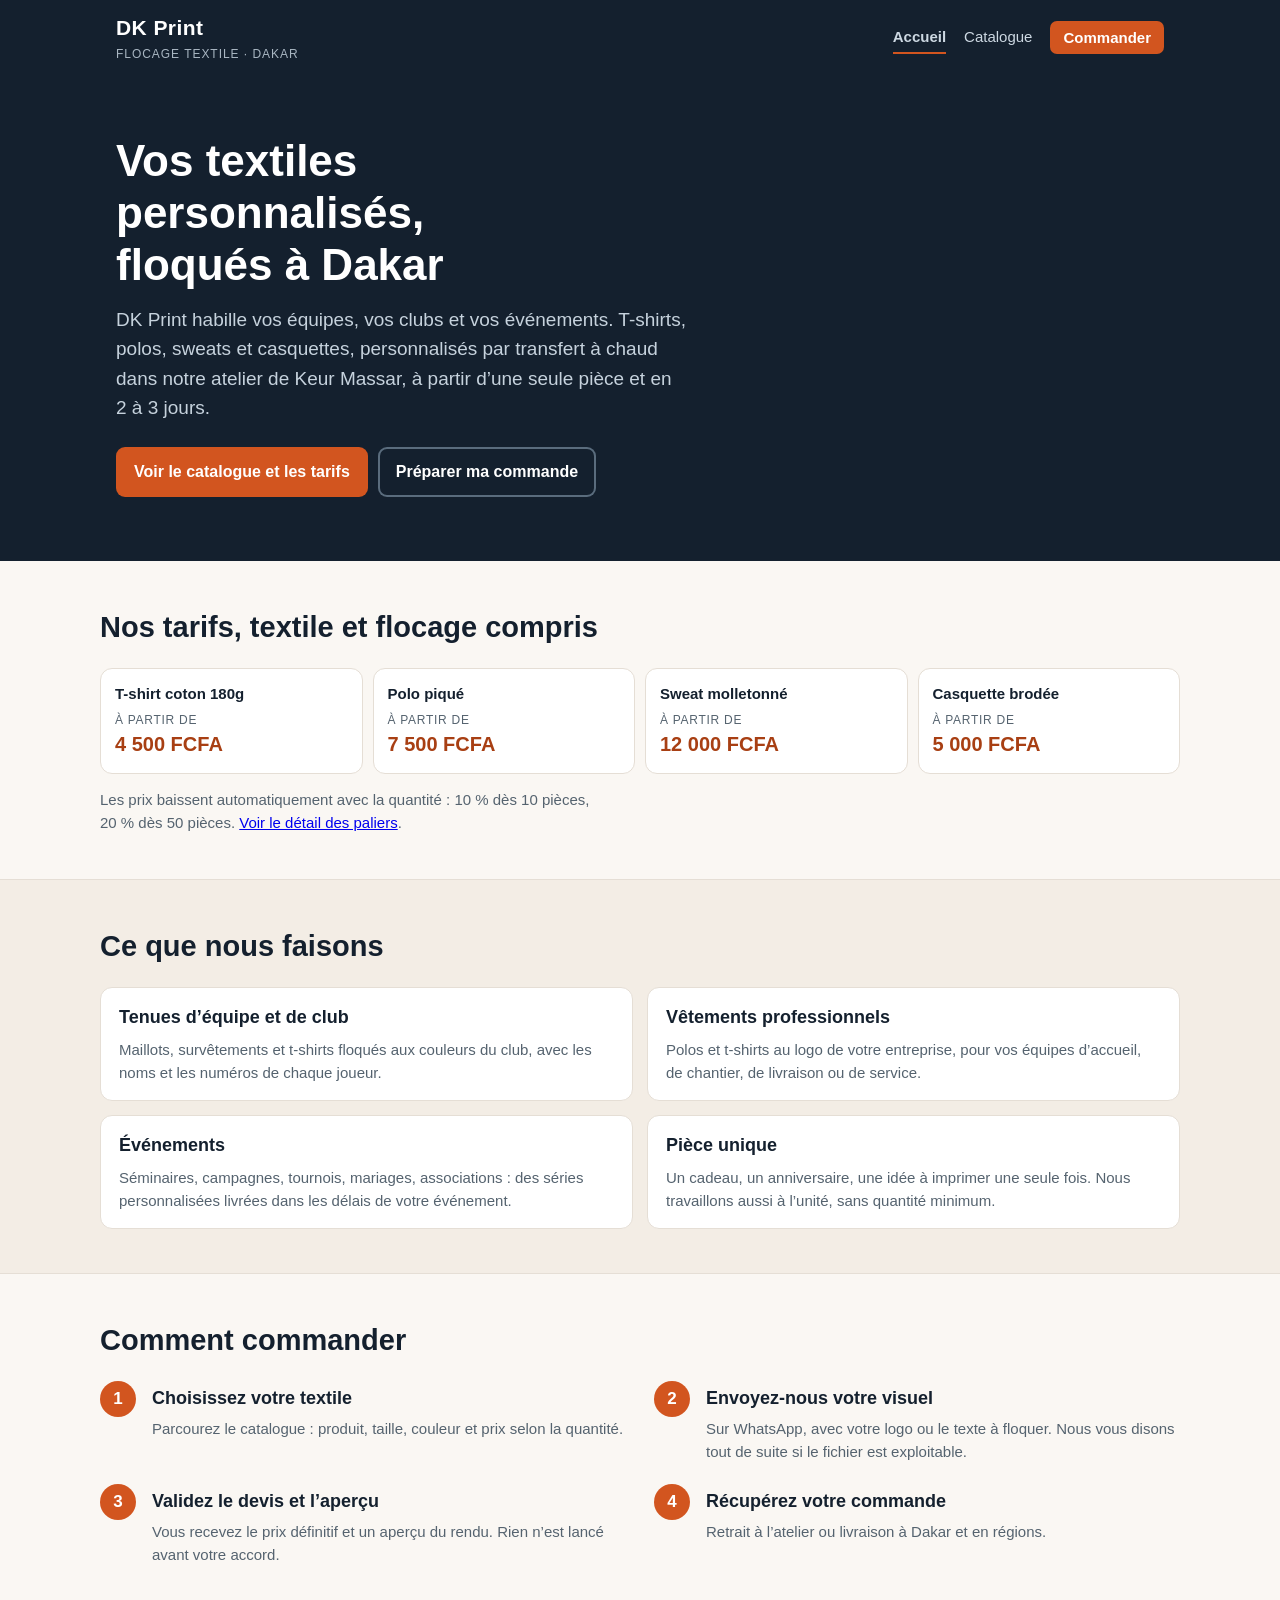
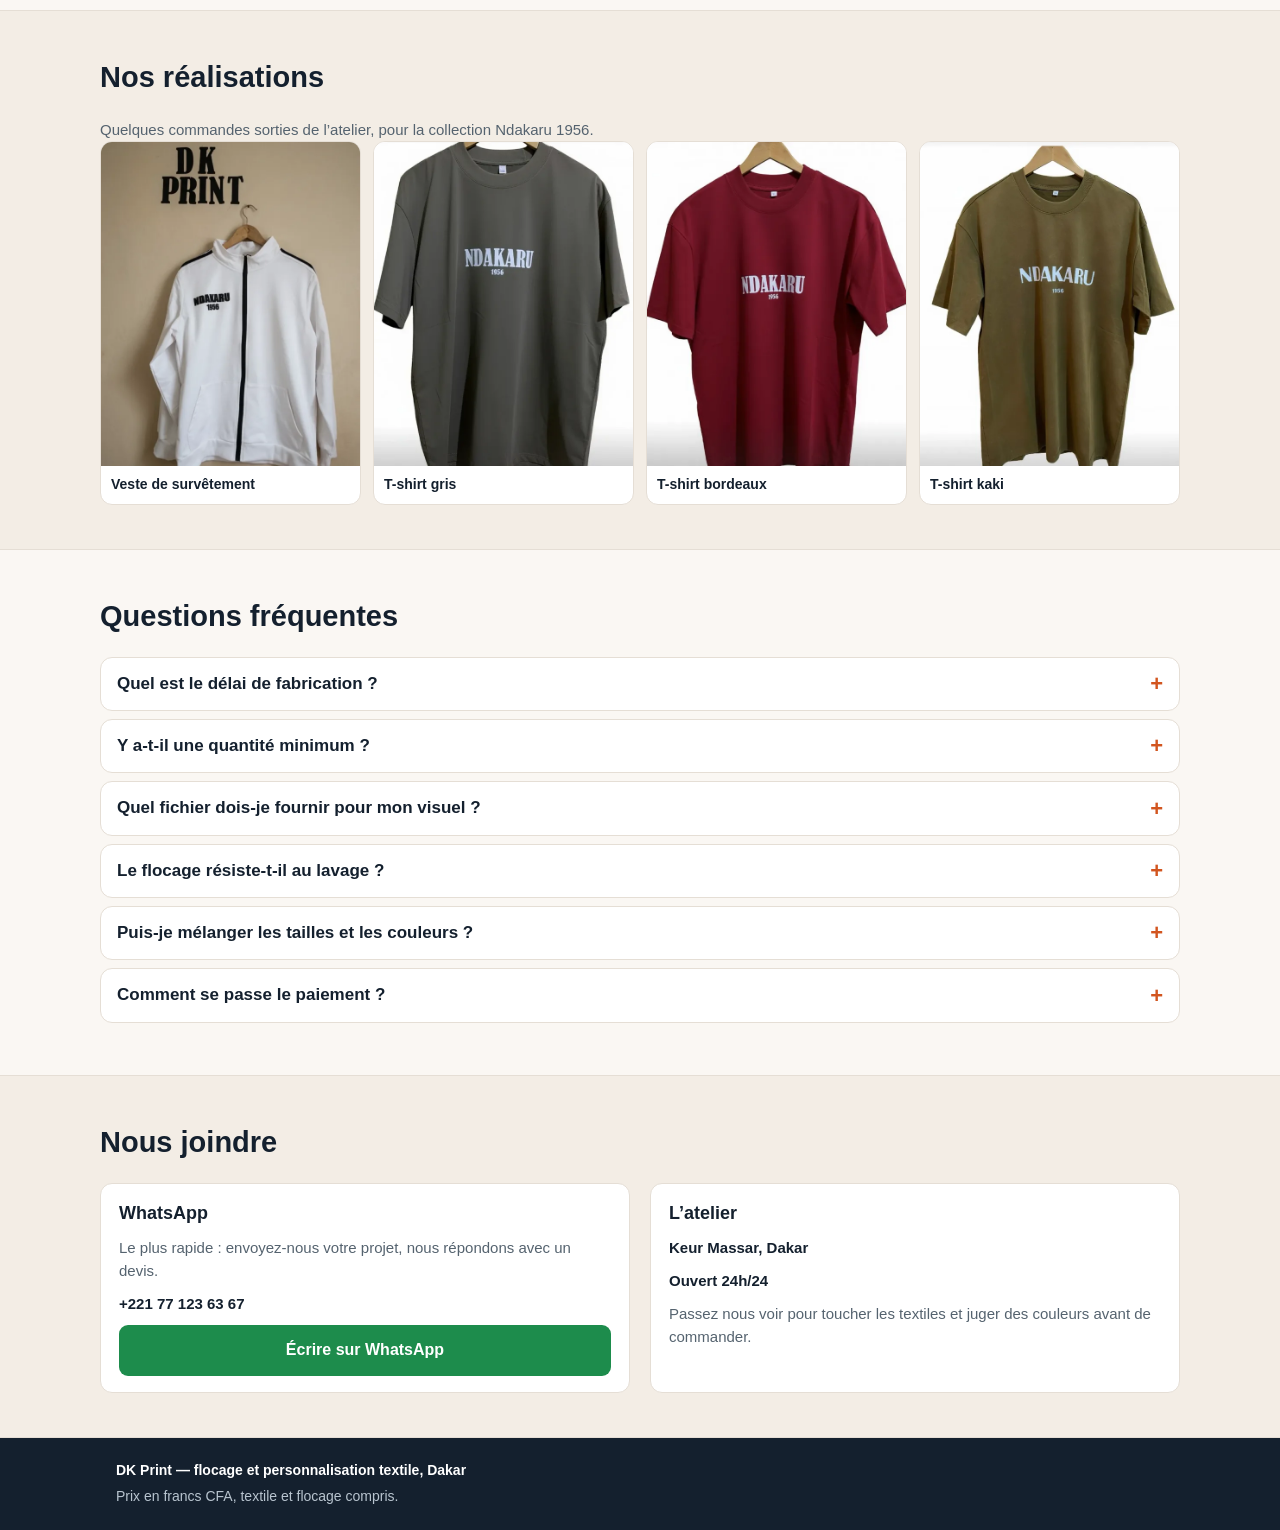
<file: index.html>
<!DOCTYPE html>
<html lang="fr">
<head>
<meta charset="utf-8">
<meta name="viewport" content="width=device-width, initial-scale=1">
<title>DK Print — flocage et personnalisation textile à Dakar</title>
<meta name="description" content="DK Print personnalise vos textiles à Dakar par transfert à chaud : t-shirts, polos, sweats et casquettes pour équipes, entreprises et événements. Devis sur WhatsApp.">
<meta property="og:title" content="DK Print — flocage textile à Dakar">
<meta property="og:description" content="T-shirts, polos, sweats et casquettes personnalisés à Dakar. Tarifs dégressifs dès 10 pièces. Devis sur WhatsApp.">
<meta property="og:type" content="website">
<meta property="og:locale" content="fr_FR">
<link rel="stylesheet" href="css/style.css">
</head>
<body>

<header class="entete">
  <div class="conteneur entete__barre">
    <a class="logo" href="index.html">
      <span class="logo__marque">DK&nbsp;Print</span>
      <span class="logo__metier">Flocage textile · Dakar</span>
    </a>
    <nav class="nav" aria-label="Navigation principale">
      <a class="nav__actif" href="index.html" aria-current="page">Accueil</a>
      <a href="catalogue.html">Catalogue</a>
      <a class="nav__bouton" href="commander.html">Commander</a>
    </nav>
  </div>
</header>

<main>

  <!-- ================= Accroche ================= -->
  <section class="heros">
    <div class="conteneur heros__contenu">
      <h1 class="heros__titre">Vos textiles personnalisés, floqués à Dakar</h1>
      <p class="heros__texte">
        DK Print habille vos équipes, vos clubs et vos événements. T-shirts, polos,
        sweats et casquettes, personnalisés par transfert à chaud dans notre atelier
        de Keur Massar, à partir d’une seule pièce et en 2 à 3 jours.
      </p>
      <p class="heros__actions">
        <a class="bouton bouton--principal" href="catalogue.html">Voir le catalogue et les tarifs</a>
        <a class="bouton bouton--principal bouton--clair" href="commander.html">Préparer ma commande</a>
      </p>
    </div>
  </section>

  <!-- ================= Aperçu des tarifs ================= -->
  <section class="conteneur section">
    <h2 class="section__titre">Nos tarifs, textile et flocage compris</h2>
    <div id="apercu-tarifs" class="tarifs"></div>
    <noscript>
      <!-- Repli sans JavaScript. Ces prix doivent rester identiques à ceux
           de js/catalogue.js. -->
      <p>T-shirt coton 180g à partir de 4&nbsp;500&nbsp;FCFA · Polo piqué à partir de
      7&nbsp;500&nbsp;FCFA · Sweat molletonné à partir de 12&nbsp;000&nbsp;FCFA ·
      Casquette brodée à partir de 5&nbsp;000&nbsp;FCFA.</p>
    </noscript>
    <p class="section__note">
      Les prix baissent automatiquement avec la quantité : 10&nbsp;% dès 10 pièces,
      20&nbsp;% dès 50 pièces. <a href="catalogue.html">Voir le détail des paliers</a>.
    </p>
  </section>

  <!-- ================= Prestations ================= -->
  <section class="section-fond">
    <div class="conteneur section">
      <h2 class="section__titre">Ce que nous faisons</h2>
      <div class="prestations">
        <article class="prestation">
          <h3 class="prestation__titre">Tenues d’équipe et de club</h3>
          <p>Maillots, survêtements et t-shirts floqués aux couleurs du club, avec les noms
          et les numéros de chaque joueur.</p>
        </article>
        <article class="prestation">
          <h3 class="prestation__titre">Vêtements professionnels</h3>
          <p>Polos et t-shirts au logo de votre entreprise, pour vos équipes d’accueil,
          de chantier, de livraison ou de service.</p>
        </article>
        <article class="prestation">
          <h3 class="prestation__titre">Événements</h3>
          <p>Séminaires, campagnes, tournois, mariages, associations : des séries
          personnalisées livrées dans les délais de votre événement.</p>
        </article>
        <article class="prestation">
          <h3 class="prestation__titre">Pièce unique</h3>
          <p>Un cadeau, un anniversaire, une idée à imprimer une seule fois. Nous
          travaillons aussi à l’unité, sans quantité minimum.</p>
        </article>
      </div>
    </div>
  </section>

  <!-- ================= Comment ça marche ================= -->
  <section class="conteneur section">
    <h2 class="section__titre">Comment commander</h2>
    <ol class="etapes">
      <li class="etape">
        <h3 class="etape__titre">Choisissez votre textile</h3>
        <p>Parcourez le catalogue : produit, taille, couleur et prix selon la quantité.</p>
      </li>
      <li class="etape">
        <h3 class="etape__titre">Envoyez-nous votre visuel</h3>
        <p>Sur WhatsApp, avec votre logo ou le texte à floquer. Nous vous disons tout de
        suite si le fichier est exploitable.</p>
      </li>
      <li class="etape">
        <h3 class="etape__titre">Validez le devis et l’aperçu</h3>
        <p>Vous recevez le prix définitif et un aperçu du rendu. Rien n’est lancé avant
        votre accord.</p>
      </li>
      <li class="etape">
        <h3 class="etape__titre">Récupérez votre commande</h3>
        <p>Retrait à l’atelier ou livraison à Dakar et en régions.</p>
      </li>
    </ol>
  </section>

  <!-- ================= Réalisations ================= -->
  <section class="section-fond">
    <div class="conteneur section">
      <h2 class="section__titre">Nos réalisations</h2>
      <p class="section__note">Quelques commandes sorties de l’atelier, pour la collection Ndakaru 1956.</p>
      <ul class="galerie">
        <li class="galerie__item">
          <img src="img/realisation-veste.webp" alt="Veste de survêtement blanche floquée « Ndakaru 1956 » par DK Print" width="600" height="750" loading="lazy" decoding="async">
          <span class="galerie__legende">Veste de survêtement</span>
        </li>
        <li class="galerie__item">
          <img src="img/realisation-tshirt-gris.webp" alt="T-shirt gris floqué « Ndakaru 1956 » par DK Print" width="600" height="750" loading="lazy" decoding="async">
          <span class="galerie__legende">T-shirt gris</span>
        </li>
        <li class="galerie__item">
          <img src="img/realisation-tshirt-bordeaux.webp" alt="T-shirt bordeaux floqué « Ndakaru 1956 » par DK Print" width="600" height="750" loading="lazy" decoding="async">
          <span class="galerie__legende">T-shirt bordeaux</span>
        </li>
        <li class="galerie__item">
          <img src="img/realisation-tshirt-kaki.webp" alt="T-shirt kaki floqué « Ndakaru 1956 » par DK Print" width="600" height="750" loading="lazy" decoding="async">
          <span class="galerie__legende">T-shirt kaki</span>
        </li>
      </ul>
    </div>
  </section>

  <!-- ================= Questions fréquentes ================= -->
  <section class="conteneur section">
    <h2 class="section__titre">Questions fréquentes</h2>

    <details class="faq">
      <summary class="faq__question">Quel est le délai de fabrication ?</summary>
      <p class="faq__reponse">Comptez 2 à 3 jours pour une commande courante. Les grosses
      séries et les périodes chargées demandent un peu plus de temps : le délai exact vous est
      confirmé avec le devis. Pour un événement à date fixe, prévenez-nous dès le départ.</p>
    </details>

    <details class="faq">
      <summary class="faq__question">Y a-t-il une quantité minimum ?</summary>
      <p class="faq__reponse">Non. Nous travaillons à partir d’une seule pièce. Les remises,
      elles, commencent à 10 pièces.</p>
    </details>

    <details class="faq">
      <summary class="faq__question">Quel fichier dois-je fournir pour mon visuel ?</summary>
      <p class="faq__reponse">Un PNG à fond transparent, un PDF ou un fichier vectoriel donnent
      le meilleur résultat. Une image nette d’au moins 1 500 pixels de large convient également.
      Évitez les captures d’écran et les images récupérées sur les réseaux sociaux : elles sont
      trop petites pour un flocage net. En cas de doute, envoyez-nous votre fichier, nous vous
      dirons ce qu’il vaut.</p>
    </details>

    <details class="faq">
      <summary class="faq__question">Le flocage résiste-t-il au lavage ?</summary>
      <p class="faq__reponse">Oui, à condition de laver le vêtement à l’envers, à 30 °C, sans
      sèche-linge, et de ne jamais repasser directement sur le motif. Dans ces conditions, le
      flocage tient toute la vie du textile.</p>
    </details>

    <details class="faq">
      <summary class="faq__question">Puis-je mélanger les tailles et les couleurs ?</summary>
      <p class="faq__reponse">Oui. Les tailles se mélangent librement dans une même commande
      sans faire perdre la remise. Pour les couleurs, la remise s’applique par produit : dix
      t-shirts de trois couleurs différentes restent dix t-shirts.</p>
    </details>

    <details class="faq">
      <summary class="faq__question">Comment se passe le paiement ?</summary>
      <p class="faq__reponse">Un acompte de 50&nbsp;% est demandé à la commande, le solde au
      retrait ou à la livraison. Les modalités acceptées vous sont précisées sur WhatsApp au
      moment du devis.</p>
    </details>
  </section>

  <!-- ================= Contact ================= -->
  <section id="contact" class="section-fond">
    <div class="conteneur section">
      <h2 class="section__titre">Nous joindre</h2>
      <div class="contact">
        <div class="contact__bloc">
          <h3 class="contact__titre">WhatsApp</h3>
          <p>Le plus rapide : envoyez-nous votre projet, nous répondons avec un devis.</p>
          <p class="contact__numero" data-telephone>+221 77 123 63 67</p>
          <a class="bouton bouton--commande" href="catalogue.html" data-whatsapp>Écrire sur WhatsApp</a>
          <noscript>
            <!-- À mettre à jour en même temps que le numéro dans js/site.js. -->
            <p>Écrivez-nous au +221 77 123 63 67.</p>
          </noscript>
        </div>
        <div class="contact__bloc">
          <h3 class="contact__titre">L’atelier</h3>
          <p class="contact__adresse">Keur Massar, Dakar</p>
          <p class="contact__horaires">Ouvert 24h/24</p>
          <p>Passez nous voir pour toucher les textiles et juger des couleurs avant de
          commander.</p>
        </div>
      </div>
    </div>
  </section>

</main>

<footer class="pied">
  <div class="conteneur">
    <p class="pied__marque">DK&nbsp;Print — flocage et personnalisation textile, Dakar</p>
    <p class="pied__mention">Prix en francs CFA, textile et flocage compris.</p>
  </div>
</footer>

<script src="js/site.js"></script>
<script src="js/catalogue.js"></script>
</body>
</html>
</file>
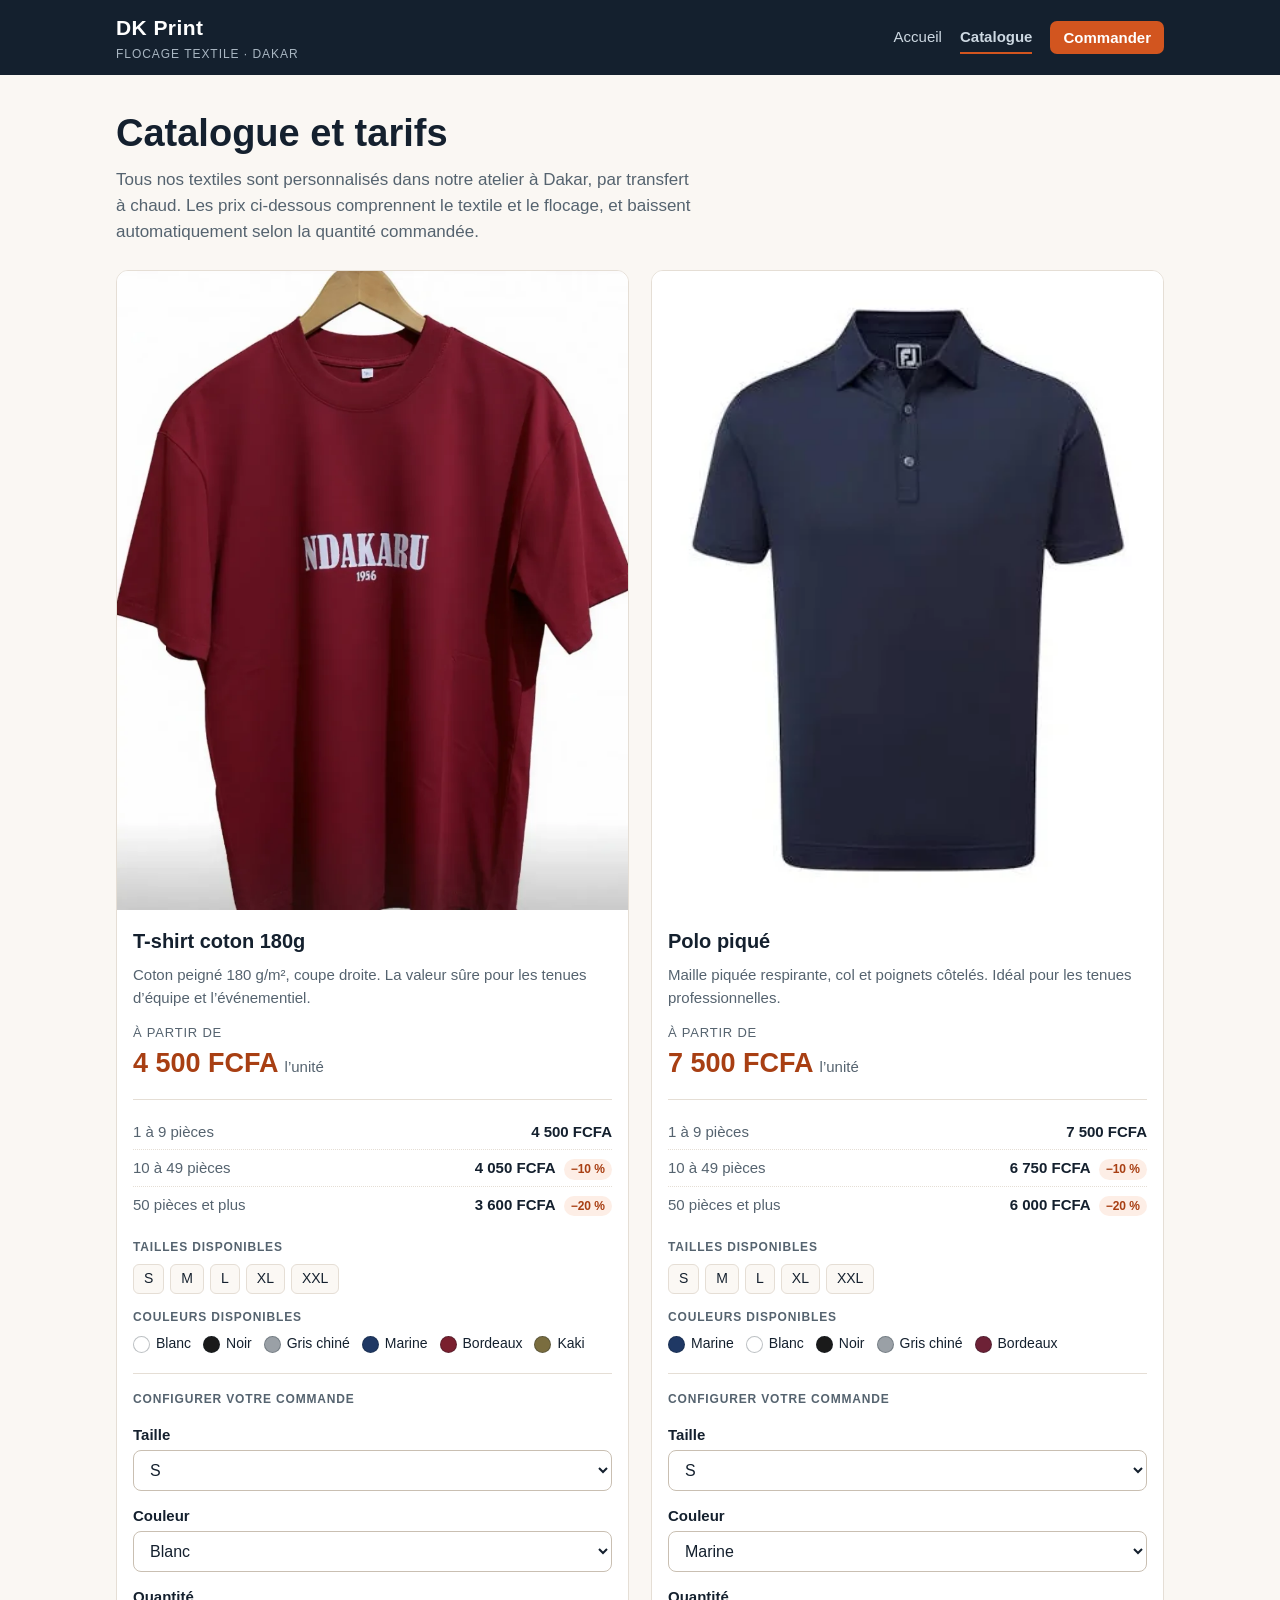
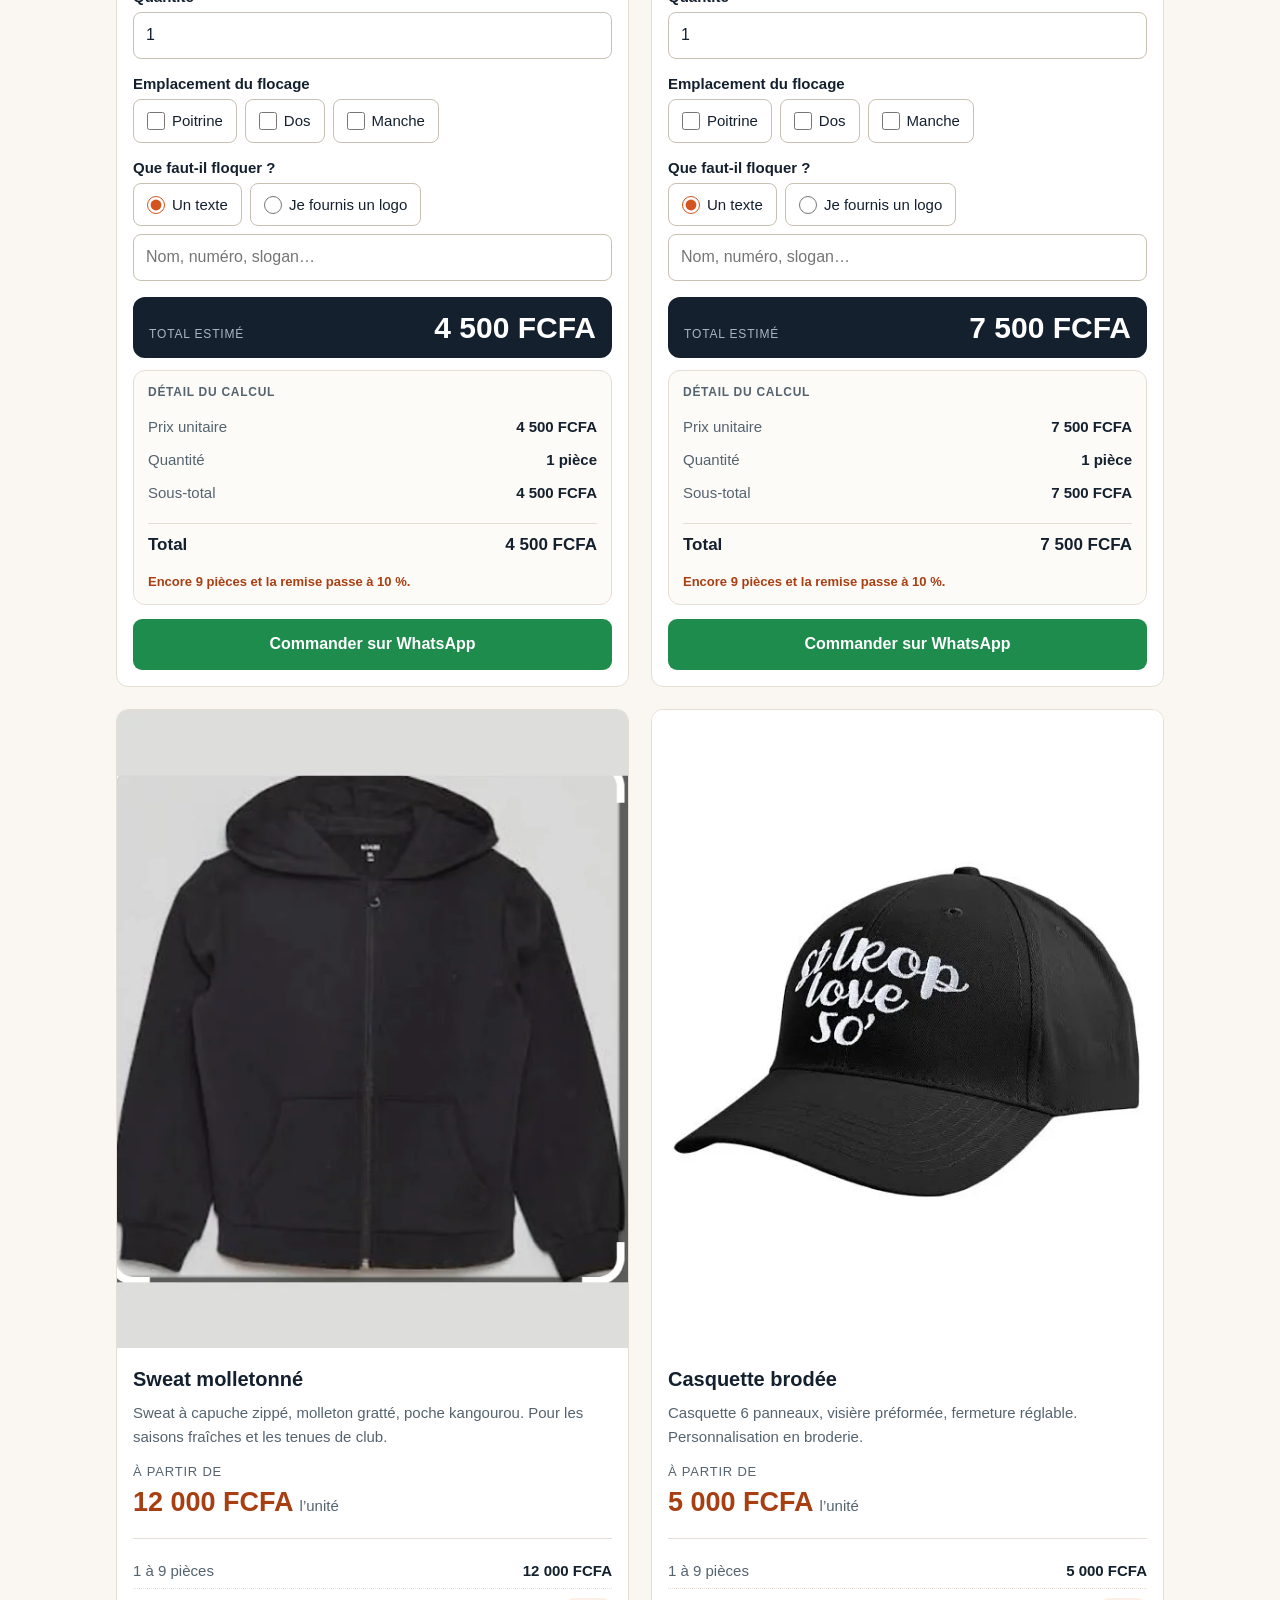
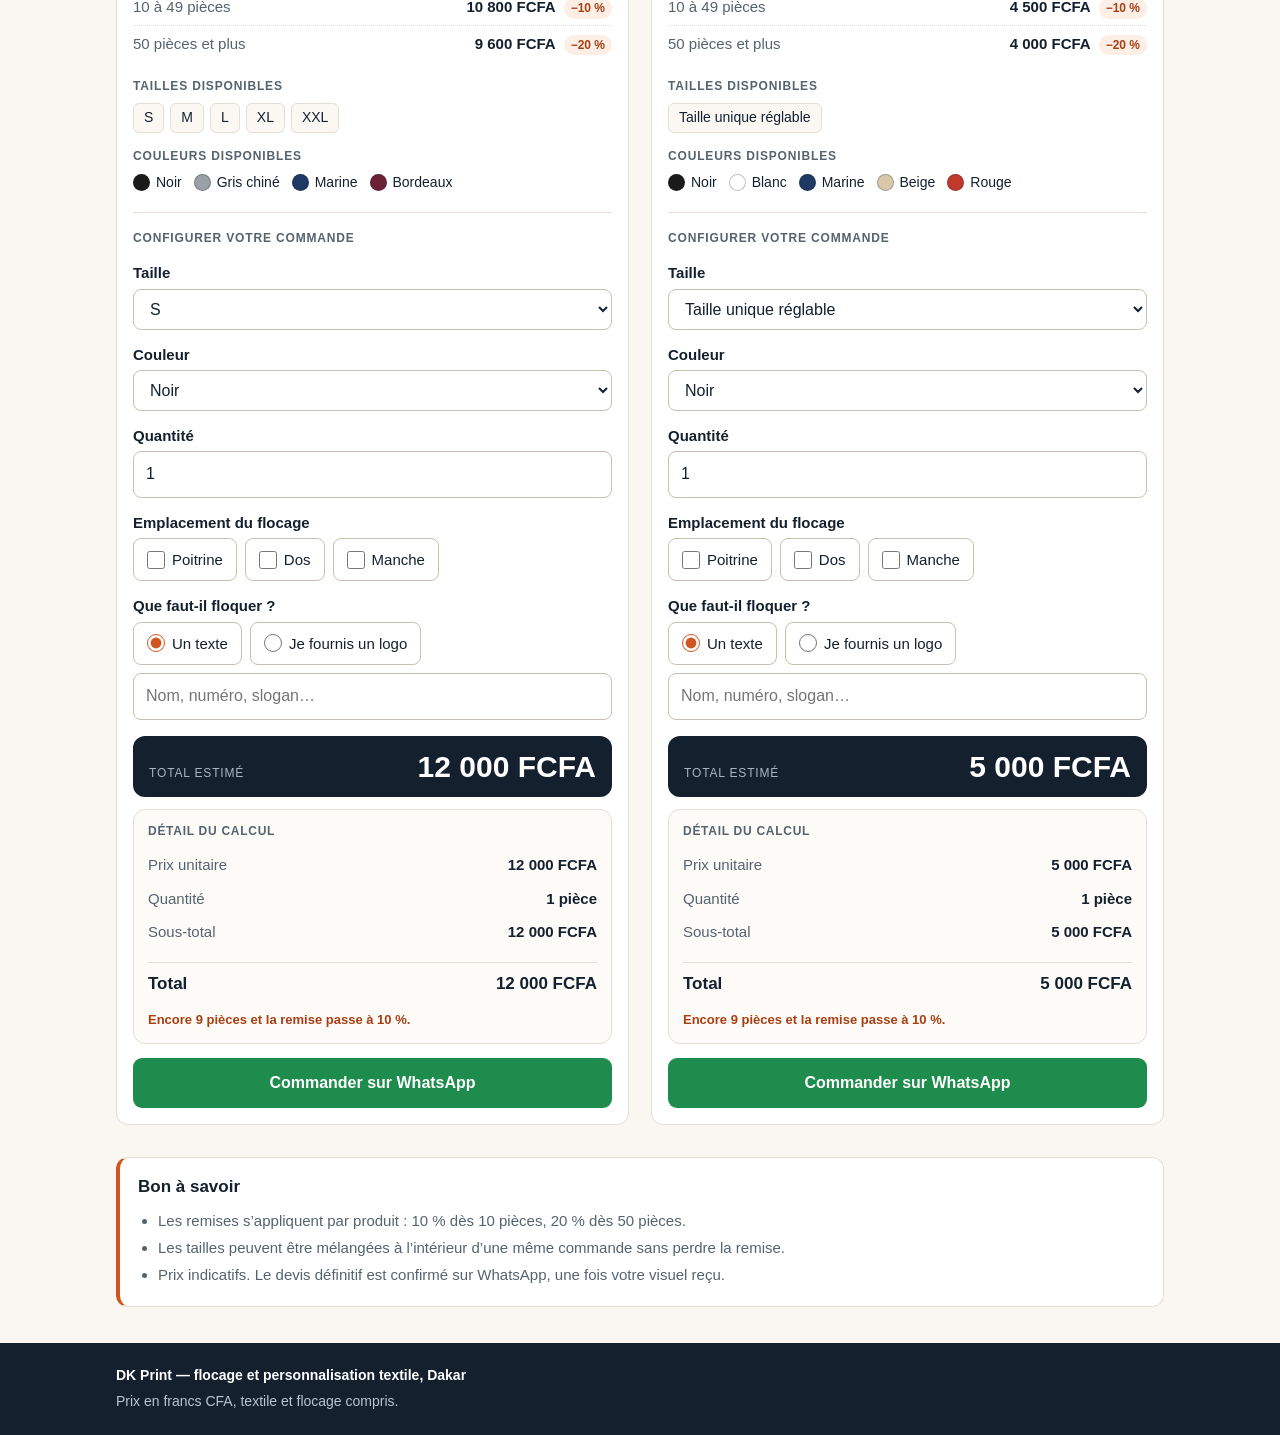
<file: catalogue.html>
<!DOCTYPE html>
<html lang="fr">
<head>
<meta charset="utf-8">
<meta name="viewport" content="width=device-width, initial-scale=1">
<title>Catalogue et tarifs — DK Print, flocage textile à Dakar</title>
<meta name="description" content="T-shirts, polos, sweats et casquettes personnalisés par flocage à Dakar. Tarifs dégressifs à partir de 10 et 50 pièces. Devis sur WhatsApp.">
<meta property="og:title" content="Catalogue et tarifs — DK Print">
<meta property="og:description" content="Flocage textile à Dakar. T-shirts à partir de 4 500 FCFA, tarifs dégressifs dès 10 pièces.">
<meta property="og:type" content="website">
<meta property="og:locale" content="fr_FR">
<link rel="stylesheet" href="css/style.css">
</head>
<body>

<header class="entete">
  <div class="conteneur entete__barre">
    <a class="logo" href="index.html">
      <span class="logo__marque">DK&nbsp;Print</span>
      <span class="logo__metier">Flocage textile · Dakar</span>
    </a>
    <nav class="nav" aria-label="Navigation principale">
      <a href="index.html">Accueil</a>
      <a class="nav__actif" href="catalogue.html" aria-current="page">Catalogue</a>
      <a class="nav__bouton" href="commander.html">Commander</a>
    </nav>
  </div>
</header>

<main class="conteneur">

  <h1 class="titre-page">Catalogue et tarifs</h1>
  <p class="chapo">
    Tous nos textiles sont personnalisés dans notre atelier à Dakar, par transfert à chaud.
    Les prix ci-dessous comprennent le textile et le flocage, et baissent automatiquement
    selon la quantité commandée.
  </p>

  <div id="catalogue" class="grille"></div>

  <noscript>
    <p class="avis-config">
      Cette page a besoin de JavaScript pour afficher le catalogue complet.
      Voici nos tarifs par pièce, textile et flocage compris :
    </p>
    <!-- Repli sans JavaScript. Si vous modifiez un prix dans js/catalogue.js,
         pensez à le reporter ici. -->
    <table class="tableau-repli">
      <caption>Prix unitaires, textile et flocage compris</caption>
      <thead>
        <tr><th scope="col">Produit</th><th scope="col">1 à 9</th><th scope="col">10 à 49</th><th scope="col">50 et +</th></tr>
      </thead>
      <tbody>
        <tr><th scope="row">T-shirt coton 180g</th><td>4&nbsp;500&nbsp;FCFA</td><td>4&nbsp;050&nbsp;FCFA</td><td>3&nbsp;600&nbsp;FCFA</td></tr>
        <tr><th scope="row">Polo piqué</th><td>7&nbsp;500&nbsp;FCFA</td><td>6&nbsp;750&nbsp;FCFA</td><td>6&nbsp;000&nbsp;FCFA</td></tr>
        <tr><th scope="row">Sweat molletonné</th><td>12&nbsp;000&nbsp;FCFA</td><td>10&nbsp;800&nbsp;FCFA</td><td>9&nbsp;600&nbsp;FCFA</td></tr>
        <tr><th scope="row">Casquette brodée</th><td>5&nbsp;000&nbsp;FCFA</td><td>4&nbsp;500&nbsp;FCFA</td><td>4&nbsp;000&nbsp;FCFA</td></tr>
      </tbody>
    </table>
  </noscript>

  <section class="note">
    <h2 class="note__titre">Bon à savoir</h2>
    <ul class="note__liste">
      <li>Les remises s’appliquent par produit : 10&nbsp;% dès 10 pièces, 20&nbsp;% dès 50 pièces.</li>
      <li>Les tailles peuvent être mélangées à l’intérieur d’une même commande sans perdre la remise.</li>
      <li>Prix indicatifs. Le devis définitif est confirmé sur WhatsApp, une fois votre visuel reçu.</li>
    </ul>
  </section>

</main>

<footer class="pied">
  <div class="conteneur">
    <p class="pied__marque">DK&nbsp;Print — flocage et personnalisation textile, Dakar</p>
    <p class="pied__mention">Prix en francs CFA, textile et flocage compris.</p>
  </div>
</footer>

<script src="js/site.js"></script>
<script src="js/catalogue.js"></script>
</body>
</html>
</file>
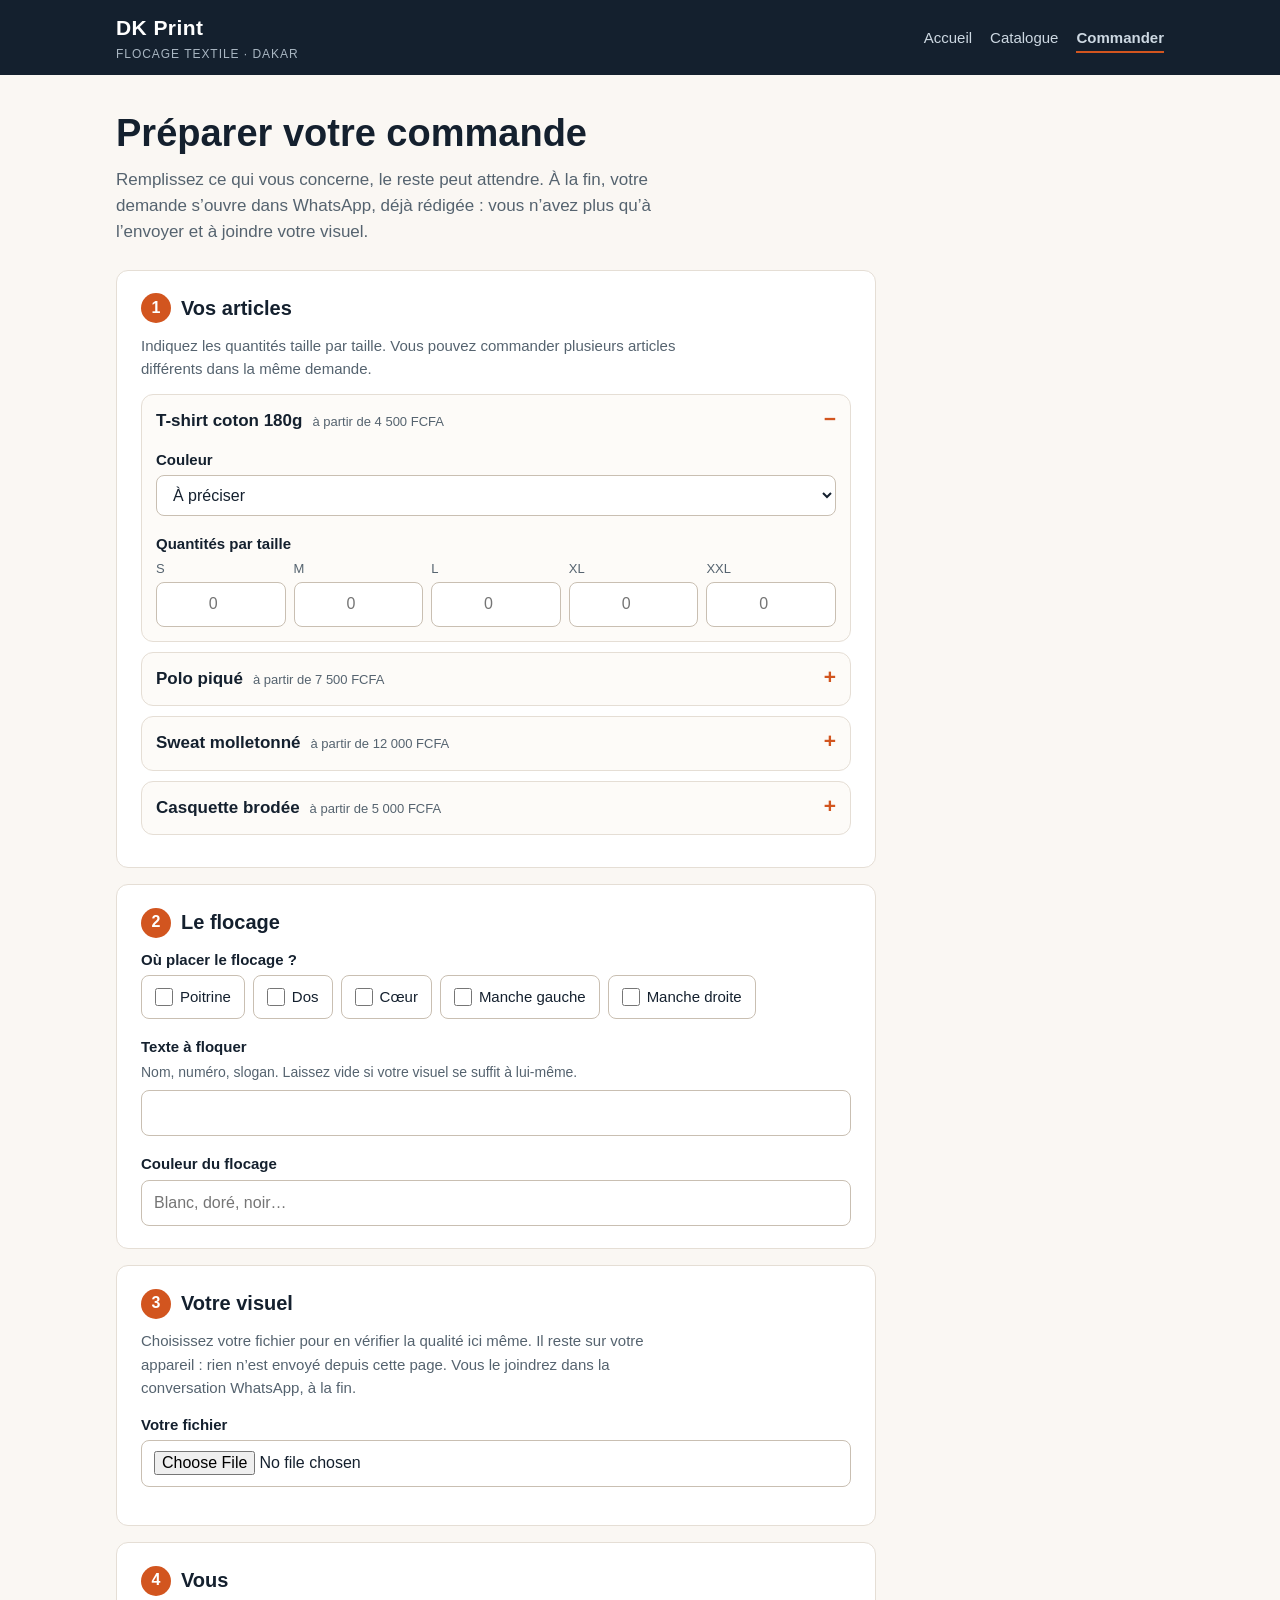
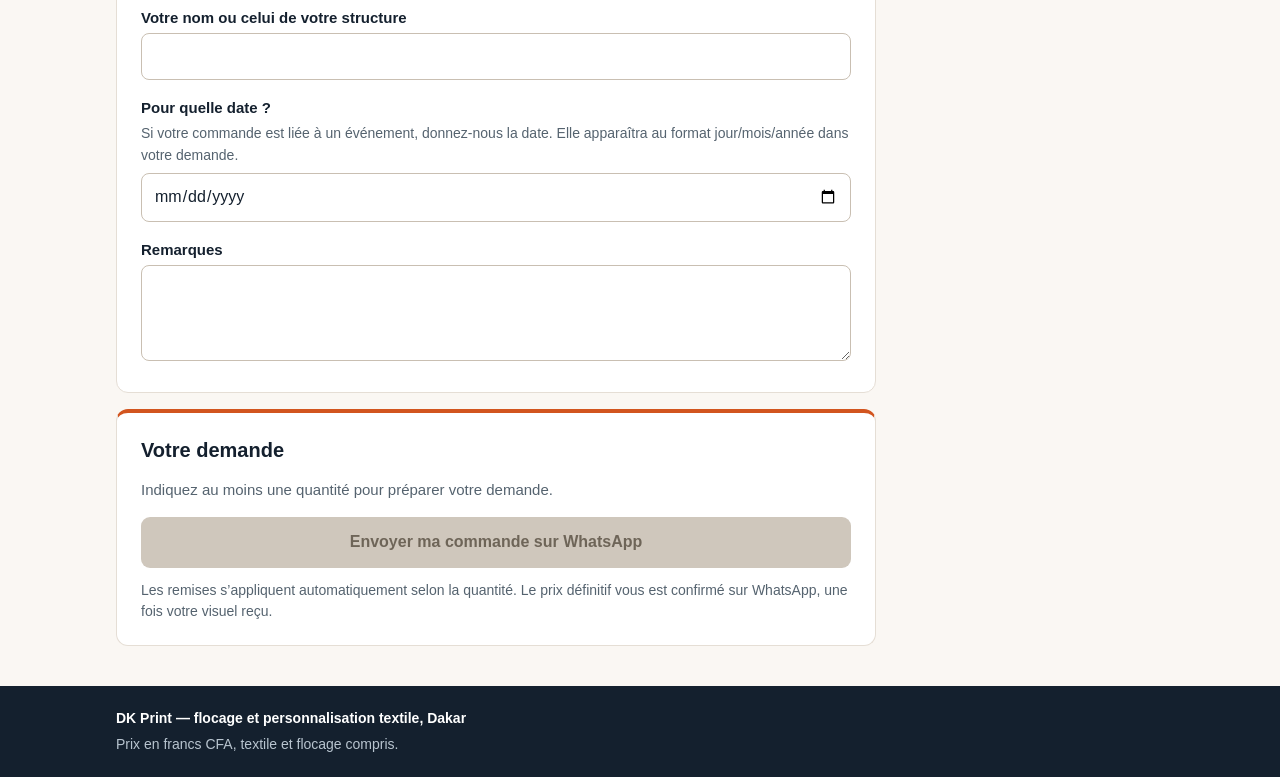
<file: commander.html>
<!DOCTYPE html>
<html lang="fr">
<head>
<meta charset="utf-8">
<meta name="viewport" content="width=device-width, initial-scale=1">
<title>Commander — DK Print, flocage textile à Dakar</title>
<meta name="description" content="Préparez votre commande de textiles personnalisés : articles, tailles, emplacement du flocage et visuel. La demande part ensuite sur WhatsApp.">
<meta property="og:title" content="Commander — DK Print">
<meta property="og:description" content="Préparez votre commande de flocage à Dakar, puis envoyez-la sur WhatsApp.">
<meta property="og:type" content="website">
<meta property="og:locale" content="fr_FR">
<link rel="stylesheet" href="css/style.css">
</head>
<body>

<header class="entete">
  <div class="conteneur entete__barre">
    <a class="logo" href="index.html">
      <span class="logo__marque">DK&nbsp;Print</span>
      <span class="logo__metier">Flocage textile · Dakar</span>
    </a>
    <nav class="nav" aria-label="Navigation principale">
      <a href="index.html">Accueil</a>
      <a href="catalogue.html">Catalogue</a>
      <a class="nav__actif" href="commander.html" aria-current="page">Commander</a>
    </nav>
  </div>
</header>

<main class="conteneur">

  <h1 class="titre-page">Préparer votre commande</h1>
  <p class="chapo">
    Remplissez ce qui vous concerne, le reste peut attendre. À la fin, votre demande
    s’ouvre dans WhatsApp, déjà rédigée : vous n’avez plus qu’à l’envoyer et à joindre
    votre visuel.
  </p>

  <noscript>
    <p class="avis-config">
      Cette page a besoin de JavaScript pour préparer votre commande.
      Écrivez-nous directement sur WhatsApp, nous ferons le tour ensemble.
    </p>
  </noscript>

  <!-- Volontairement un <div> et non un <form> : rien ne part d'ici,
       la demande est transmise par le bouton WhatsApp, en bas. -->
  <div id="commande" class="formulaire">

    <!-- ===== 1. Les articles ===== -->
    <section class="etape-form">
      <h2 class="etape-form__titre"><span class="etape-form__num">1</span> Vos articles</h2>
      <p class="etape-form__aide">
        Indiquez les quantités taille par taille. Vous pouvez commander plusieurs
        articles différents dans la même demande.
      </p>
      <div id="articles"></div>
    </section>

    <!-- ===== 2. Le flocage ===== -->
    <section class="etape-form">
      <h2 class="etape-form__titre"><span class="etape-form__num">2</span> Le flocage</h2>

      <fieldset class="champ">
        <legend class="champ__label">Où placer le flocage ?</legend>
        <ul class="puces-choix">
          <li><label class="choix"><input type="checkbox" name="emplacement" value="Poitrine"> Poitrine</label></li>
          <li><label class="choix"><input type="checkbox" name="emplacement" value="Dos"> Dos</label></li>
          <li><label class="choix"><input type="checkbox" name="emplacement" value="Cœur"> Cœur</label></li>
          <li><label class="choix"><input type="checkbox" name="emplacement" value="Manche gauche"> Manche gauche</label></li>
          <li><label class="choix"><input type="checkbox" name="emplacement" value="Manche droite"> Manche droite</label></li>
        </ul>
      </fieldset>

      <p class="champ">
        <label class="champ__label" for="texte-flocage">Texte à floquer</label>
        <span class="champ__aide">Nom, numéro, slogan. Laissez vide si votre visuel se suffit à lui-même.</span>
        <input class="champ__saisie" type="text" id="texte-flocage" maxlength="120" autocomplete="off">
      </p>

      <p class="champ">
        <label class="champ__label" for="couleur-flocage">Couleur du flocage</label>
        <input class="champ__saisie" type="text" id="couleur-flocage" maxlength="60" autocomplete="off" placeholder="Blanc, doré, noir…">
      </p>
    </section>

    <!-- ===== 3. Le visuel ===== -->
    <section class="etape-form">
      <h2 class="etape-form__titre"><span class="etape-form__num">3</span> Votre visuel</h2>
      <p class="etape-form__aide">
        Choisissez votre fichier pour en vérifier la qualité ici même. Il reste sur votre
        appareil : rien n’est envoyé depuis cette page. Vous le joindrez dans la
        conversation WhatsApp, à la fin.
      </p>

      <p class="champ">
        <label class="champ__label" for="fichier-visuel">Votre fichier</label>
        <input class="champ__saisie" type="file" id="fichier-visuel" accept="image/*,.pdf">
      </p>

      <div id="apercu-visuel" class="apercu" hidden></div>
    </section>

    <!-- ===== 4. Vos informations ===== -->
    <section class="etape-form">
      <h2 class="etape-form__titre"><span class="etape-form__num">4</span> Vous</h2>

      <p class="champ">
        <label class="champ__label" for="nom">Votre nom ou celui de votre structure</label>
        <input class="champ__saisie" type="text" id="nom" maxlength="80" autocomplete="organization">
      </p>

      <p class="champ">
        <label class="champ__label" for="date-souhaitee">Pour quelle date ?</label>
        <span class="champ__aide">Si votre commande est liée à un événement, donnez-nous la date. Elle apparaîtra au format jour/mois/année dans votre demande.</span>
        <input class="champ__saisie" type="date" id="date-souhaitee">
      </p>

      <p class="champ">
        <label class="champ__label" for="remarques">Remarques</label>
        <textarea class="champ__saisie" id="remarques" rows="3" maxlength="400"></textarea>
      </p>
    </section>

    <!-- ===== Récapitulatif ===== -->
    <section class="recap" aria-labelledby="recap-titre">
      <h2 id="recap-titre" class="recap__titre">Votre demande</h2>
      <div id="recap-contenu" class="recap__contenu" aria-live="polite"></div>
      <a id="envoi" class="bouton bouton--commande bouton--inactif" role="button" aria-disabled="true">
        Envoyer ma commande sur WhatsApp
      </a>
      <p class="recap__mention">
        Les remises s’appliquent automatiquement selon la quantité. Le prix définitif
        vous est confirmé sur WhatsApp, une fois votre visuel reçu.
      </p>
    </section>

  </div>

</main>

<footer class="pied">
  <div class="conteneur">
    <p class="pied__marque">DK&nbsp;Print — flocage et personnalisation textile, Dakar</p>
    <p class="pied__mention">Prix en francs CFA, textile et flocage compris.</p>
  </div>
</footer>

<script src="js/site.js"></script>
<script src="js/catalogue.js"></script>
<script src="js/commande.js"></script>
</body>
</html>
</file>
<file: css/style.css>
/* =========================================================================
   DK Print — feuille de style unique
   Les couleurs de la marque sont regroupées ci-dessous : changez-les ici
   et tout le site suit.
   ========================================================================= */

:root {
  --encre:       #14202e;   /* texte et aplats sombres   */
  --encre-doux:  #55636f;   /* texte secondaire          */
  --accent:      #d2551f;   /* orange DK Print           */
  --accent-fonce:#a83f13;
  --whatsapp:    #1d8c4c;
  --fond:        #faf7f3;   /* fond de page              */
  --carte:       #ffffff;
  --trait:       #e5ded5;
  --rayon:       12px;
}

* { box-sizing: border-box; }

body {
  margin: 0;
  background: var(--fond);
  color: var(--encre);
  font-family: -apple-system, BlinkMacSystemFont, "Segoe UI", Roboto, "Helvetica Neue", Arial, sans-serif;
  font-size: 17px;
  line-height: 1.55;
  -webkit-text-size-adjust: 100%;
}

img { max-width: 100%; height: auto; display: block; }

.conteneur {
  width: 100%;
  max-width: 1080px;
  margin: 0 auto;
  padding: 0 16px;
}

/* --- En-tête ----------------------------------------------------------- */

.entete {
  background: var(--encre);
  color: #fff;
}

.entete__barre {
  display: flex;
  flex-wrap: wrap;
  align-items: center;
  justify-content: space-between;
  gap: 8px 16px;
  padding-top: 12px;
  padding-bottom: 12px;
}

.logo { text-decoration: none; color: #fff; display: block; }
.logo__marque { display: block; font-size: 21px; font-weight: 700; letter-spacing: .02em; }
.logo__metier { display: block; font-size: 12px; color: #a9b6c2; text-transform: uppercase; letter-spacing: .08em; }

.nav { display: flex; gap: 18px; }
.nav a { color: #cdd8e2; text-decoration: none; font-size: 15px; padding: 4px 0; }
.nav a:hover, .nav a:focus { color: #fff; }
.nav__actif { color: #fff; font-weight: 600; box-shadow: inset 0 -2px 0 var(--accent); }

/* --- Titres de page ---------------------------------------------------- */

.titre-page {
  font-size: 30px;
  line-height: 1.2;
  margin: 28px 0 10px;
}

.chapo {
  margin: 0 0 24px;
  color: var(--encre-doux);
  max-width: 62ch;
}

/* --- Grille de produits ------------------------------------------------ */

.grille {
  display: grid;
  grid-template-columns: 1fr;
  gap: 18px;
  margin-bottom: 32px;
}

.carte {
  background: var(--carte);
  border: 1px solid var(--trait);
  border-radius: var(--rayon);
  overflow: hidden;
  display: flex;
  flex-direction: column;
}

.carte__media { background: #f1ebe2; }
.carte__media img { width: 100%; aspect-ratio: 4 / 5; object-fit: cover; }

.carte__corps { padding: 16px; display: flex; flex-direction: column; flex: 1; }

.carte__nom { margin: 0 0 6px; font-size: 20px; }
.carte__desc { margin: 0 0 14px; font-size: 15px; color: var(--encre-doux); }

/* Prix de départ */
.carte__depart {
  margin: 0 0 14px;
  padding-bottom: 14px;
  border-bottom: 1px solid var(--trait);
}
.carte__depart-mention { display: block; font-size: 13px; text-transform: uppercase; letter-spacing: .06em; color: var(--encre-doux); }
.carte__depart-prix { font-size: 27px; font-weight: 700; color: var(--accent-fonce); }
.carte__depart-unite { font-size: 15px; color: var(--encre-doux); margin-left: 6px; }

/* Paliers dégressifs */
.paliers { list-style: none; margin: 0 0 16px; padding: 0; font-size: 15px; }
.paliers__ligne {
  display: flex;
  justify-content: space-between;
  align-items: baseline;
  gap: 12px;
  padding: 6px 0;
  border-bottom: 1px dotted var(--trait);
}
.paliers__ligne:last-child { border-bottom: 0; }
.paliers__qte { color: var(--encre-doux); }
.paliers__prix { font-weight: 600; white-space: nowrap; }
.paliers__remise {
  display: inline-block;
  margin-left: 8px;
  padding: 1px 7px;
  border-radius: 999px;
  background: #fdeee6;
  color: var(--accent-fonce);
  font-size: 12px;
  font-weight: 700;
}

/* Tailles et couleurs */
.bloc { margin-bottom: 14px; }
.bloc__titre {
  margin: 0 0 7px;
  font-size: 12px;
  text-transform: uppercase;
  letter-spacing: .07em;
  color: var(--encre-doux);
  font-weight: 700;
}

.puces { list-style: none; display: flex; flex-wrap: wrap; gap: 6px; margin: 0; padding: 0; }
.puce {
  border: 1px solid var(--trait);
  border-radius: 6px;
  padding: 3px 10px;
  font-size: 14px;
  background: #fbf8f4;
}

.couleurs { list-style: none; display: flex; flex-wrap: wrap; gap: 6px 12px; margin: 0; padding: 0; }
.couleur { display: flex; align-items: center; gap: 6px; font-size: 14px; }
.couleur__pastille {
  width: 17px;
  height: 17px;
  border-radius: 50%;
  border: 1px solid rgba(20, 32, 46, .28);
  flex: none;
}

/* --- Boutons ----------------------------------------------------------- */

.bouton {
  display: block;
  margin-top: auto;
  padding: 13px 18px;
  border-radius: 9px;
  text-align: center;
  text-decoration: none;
  font-weight: 600;
  font-size: 16px;
}
.bouton--commande { background: var(--whatsapp); color: #fff; }
.bouton--commande:hover, .bouton--commande:focus { background: #176e3c; }

a:focus-visible, .bouton:focus-visible {
  outline: 3px solid var(--accent);
  outline-offset: 2px;
}

/* --- Encarts ----------------------------------------------------------- */

.note {
  background: #fff;
  border: 1px solid var(--trait);
  border-left: 4px solid var(--accent);
  border-radius: var(--rayon);
  padding: 16px 18px;
  margin-bottom: 36px;
}
.note__titre { margin: 0 0 8px; font-size: 17px; }
.note__liste { margin: 0; padding-left: 20px; font-size: 15px; color: var(--encre-doux); }
.note__liste li { margin-bottom: 4px; }

.avis-config {
  background: #fff6e5;
  border: 1px dashed #d9a33a;
  border-radius: 9px;
  padding: 12px 14px;
  font-size: 15px;
  margin: 0 0 18px;
}

.tableau-repli { border-collapse: collapse; width: 100%; font-size: 15px; margin-bottom: 28px; }
.tableau-repli caption { text-align: left; padding-bottom: 8px; color: var(--encre-doux); }
.tableau-repli th, .tableau-repli td { border: 1px solid var(--trait); padding: 8px 10px; text-align: left; }
.tableau-repli thead th { background: #f1ebe2; }

/* --- Pied de page ------------------------------------------------------ */

.pied {
  background: var(--encre);
  color: #b8c4cf;
  padding: 22px 0;
  font-size: 14px;
}
.pied__marque { margin: 0 0 4px; color: #fff; font-weight: 600; }
.pied__mention { margin: 0; }

/* --- À partir de 720 px ------------------------------------------------ */

@media (min-width: 720px) {
  .grille { grid-template-columns: 1fr 1fr; gap: 22px; }
  .titre-page { font-size: 38px; margin-top: 36px; }
}

/* =========================================================================
   Page d'accueil
   ========================================================================= */

/* --- Bouton de navigation ---------------------------------------------- */

.nav__bouton {
  background: var(--accent);
  color: #fff !important;
  border-radius: 7px;
  padding: 5px 13px !important;
  font-weight: 600;
}
.nav__bouton:hover, .nav__bouton:focus { background: var(--accent-fonce); }

/* --- Accroche ----------------------------------------------------------- */

.heros {
  background: var(--encre);
  color: #fff;
  padding: 40px 0 44px;
}
.heros__titre {
  margin: 0 0 14px;
  font-size: 29px;
  line-height: 1.18;
  max-width: 18ch;
}
.heros__texte {
  margin: 0 0 24px;
  color: #c6d2dd;
  font-size: 17px;
  max-width: 54ch;
}
.heros__actions { display: flex; flex-wrap: wrap; gap: 10px; margin: 0; }
.heros__actions .bouton { margin-top: 0; flex: 1 1 260px; }

.bouton--principal { background: var(--accent); color: #fff; }
.bouton--principal:hover, .bouton--principal:focus { background: var(--accent-fonce); }

/* --- Sections ----------------------------------------------------------- */

.section { padding: 34px 0; }
.section-fond { background: #f3ede5; border-top: 1px solid var(--trait); border-bottom: 1px solid var(--trait); }
.section__titre { font-size: 24px; margin: 0 0 18px; }
.section__note { color: var(--encre-doux); font-size: 15px; margin: 14px 0 0; max-width: 62ch; }

/* --- Bande de tarifs ---------------------------------------------------- */

.tarifs { display: grid; grid-template-columns: 1fr 1fr; gap: 10px; }
.tarif {
  display: block;
  background: var(--carte);
  border: 1px solid var(--trait);
  border-radius: var(--rayon);
  padding: 13px 14px;
  text-decoration: none;
  color: inherit;
}
.tarif:hover, .tarif:focus { border-color: var(--accent); }
.tarif__nom { display: block; font-weight: 600; font-size: 15px; margin-bottom: 5px; }
.tarif__mention { display: block; font-size: 12px; text-transform: uppercase; letter-spacing: .06em; color: var(--encre-doux); }
.tarif__prix { display: block; font-size: 20px; font-weight: 700; color: var(--accent-fonce); white-space: nowrap; }

/* --- Prestations -------------------------------------------------------- */

.prestations { display: grid; grid-template-columns: 1fr; gap: 14px; }
.prestation {
  background: var(--carte);
  border: 1px solid var(--trait);
  border-radius: var(--rayon);
  padding: 16px 18px;
}
.prestation__titre { margin: 0 0 6px; font-size: 18px; }
.prestation p { margin: 0; color: var(--encre-doux); font-size: 15px; }

/* --- Étapes ------------------------------------------------------------- */

.etapes { list-style: none; counter-reset: etape; margin: 0; padding: 0; display: grid; gap: 14px; }
.etape { counter-increment: etape; position: relative; padding-left: 52px; }
.etape::before {
  content: counter(etape);
  position: absolute;
  left: 0;
  top: 0;
  width: 36px;
  height: 36px;
  border-radius: 50%;
  background: var(--accent);
  color: #fff;
  font-weight: 700;
  font-size: 17px;
  display: flex;
  align-items: center;
  justify-content: center;
}
.etape__titre { margin: 4px 0 4px; font-size: 18px; }
.etape p { margin: 0; color: var(--encre-doux); font-size: 15px; }

/* --- Galerie ------------------------------------------------------------ */

.galerie { list-style: none; margin: 0; padding: 0; display: grid; grid-template-columns: 1fr 1fr; gap: 12px; }
.galerie__item {
  background: var(--carte);
  border: 1px solid var(--trait);
  border-radius: var(--rayon);
  overflow: hidden;
}
.galerie__item img { width: 100%; aspect-ratio: 4 / 5; object-fit: cover; }
.galerie__legende { display: block; padding: 8px 10px; font-size: 14px; font-weight: 600; }

/* --- Questions fréquentes ----------------------------------------------- */

.faq {
  background: var(--carte);
  border: 1px solid var(--trait);
  border-radius: var(--rayon);
  margin-bottom: 8px;
  padding: 0 16px;
}
.faq__question {
  cursor: pointer;
  font-weight: 600;
  padding: 13px 0;
  list-style: none;
  display: flex;
  justify-content: space-between;
  align-items: center;
  gap: 12px;
}
.faq__question::-webkit-details-marker { display: none; }
.faq__question::after {
  content: '+';
  color: var(--accent);
  font-size: 22px;
  font-weight: 700;
  line-height: 1;
  flex: none;
}
.faq[open] .faq__question::after { content: '\2212'; }
.faq__reponse { margin: 0 0 14px; color: var(--encre-doux); font-size: 15px; max-width: 66ch; }

/* --- Contact ------------------------------------------------------------ */

.contact { display: grid; grid-template-columns: 1fr; gap: 14px; }
.contact__bloc {
  background: var(--carte);
  border: 1px solid var(--trait);
  border-radius: var(--rayon);
  padding: 16px 18px;
}
.contact__titre { margin: 0 0 8px; font-size: 18px; }
.contact__bloc p { margin: 0 0 10px; color: var(--encre-doux); font-size: 15px; }
.contact__numero { font-size: 20px; font-weight: 700; color: var(--encre) !important; }
.contact__adresse { font-weight: 600; color: var(--encre) !important; }
.contact__horaires { font-weight: 600; color: var(--encre) !important; }
.contact__bloc .bouton { margin-top: 4px; }

/* --- À partir de 720 px -------------------------------------------------- */

@media (min-width: 720px) {
  .heros { padding: 60px 0 64px; }
  .heros__titre { font-size: 44px; }
  .heros__texte { font-size: 19px; }
  .heros__actions .bouton { flex: 0 0 auto; }
  .section { padding: 44px 0; }
  .section__titre { font-size: 29px; }
  .tarifs { grid-template-columns: repeat(4, 1fr); }
  .prestations { grid-template-columns: 1fr 1fr; }
  .etapes { grid-template-columns: 1fr 1fr; gap: 20px 28px; }
  .galerie { grid-template-columns: repeat(4, 1fr); }
  .contact { grid-template-columns: 1fr 1fr; gap: 20px; }
}

/* =========================================================================
   Page de commande
   ========================================================================= */

.formulaire { margin-bottom: 40px; }

fieldset { border: 0; margin: 0; padding: 0; min-width: 0; }

.etape-form {
  background: var(--carte);
  border: 1px solid var(--trait);
  border-radius: var(--rayon);
  padding: 16px;
  margin-bottom: 16px;
}
.etape-form__titre { display: flex; align-items: center; gap: 10px; margin: 0 0 10px; font-size: 20px; }
.etape-form__num {
  width: 30px;
  height: 30px;
  border-radius: 50%;
  background: var(--accent);
  color: #fff;
  font-size: 16px;
  display: flex;
  align-items: center;
  justify-content: center;
  flex: none;
}
.etape-form__aide { margin: 0 0 14px; color: var(--encre-doux); font-size: 15px; max-width: 66ch; }

/* --- Champs ------------------------------------------------------------- */

.champ { margin: 0 0 16px; }
.champ:last-child { margin-bottom: 0; }
.champ__label { display: block; font-weight: 600; font-size: 15px; margin-bottom: 4px; padding: 0; }
.champ__aide { display: block; color: var(--encre-doux); font-size: 14px; margin-bottom: 6px; }
.champ__saisie {
  width: 100%;
  font: inherit;
  font-size: 16px;            /* 16px évite le zoom automatique sur iPhone */
  color: inherit;
  background: #fff;
  border: 1px solid #c9bfb2;
  border-radius: 8px;
  padding: 10px 12px;
}
.champ__saisie:focus-visible { outline: 3px solid var(--accent); outline-offset: 1px; border-color: var(--accent); }
textarea.champ__saisie { resize: vertical; }

.puces-choix { list-style: none; margin: 0; padding: 0; display: flex; flex-wrap: wrap; gap: 8px; }
.choix {
  display: flex;
  align-items: center;
  gap: 7px;
  border: 1px solid #c9bfb2;
  border-radius: 8px;
  padding: 9px 13px;
  font-size: 15px;
  background: #fff;
  cursor: pointer;
}
.choix input { width: 18px; height: 18px; margin: 0; accent-color: var(--accent); }

/* --- Blocs articles ----------------------------------------------------- */

.article {
  border: 1px solid var(--trait);
  border-radius: var(--rayon);
  margin-bottom: 10px;
  background: #fdfbf8;
}
.article__entete {
  cursor: pointer;
  padding: 13px 14px;
  list-style: none;
  display: flex;
  flex-wrap: wrap;
  align-items: baseline;
  gap: 4px 10px;
}
.article__entete::-webkit-details-marker { display: none; }
.article__entete::after {
  content: '+';
  margin-left: auto;
  color: var(--accent);
  font-size: 21px;
  font-weight: 700;
  line-height: 1;
}
.article[open] .article__entete::after { content: '\2212'; }
.article__nom { font-weight: 600; }
.article__prix { font-size: 13px; color: var(--encre-doux); }
.article__compteur {
  font-size: 13px;
  font-weight: 700;
  color: var(--accent-fonce);
  background: #fdeee6;
  border-radius: 999px;
  padding: 2px 9px;
}
.article__corps { padding: 0 14px 14px; }

.tailles { display: grid; grid-template-columns: repeat(auto-fit, minmax(84px, 1fr)); gap: 8px; }
.taille { display: flex; flex-direction: column; gap: 3px; }
.taille__label { font-size: 13px; color: var(--encre-doux); }
.taille__saisie {
  width: 100%;
  font: inherit;
  font-size: 16px;
  text-align: center;
  border: 1px solid #c9bfb2;
  border-radius: 8px;
  padding: 9px 4px;
  background: #fff;
}
.taille__saisie:focus-visible { outline: 3px solid var(--accent); outline-offset: 1px; }

/* --- Aperçu du visuel --------------------------------------------------- */

.apercu {
  border: 1px solid var(--trait);
  border-radius: var(--rayon);
  background: #fdfbf8;
  padding: 14px;
}
.apercu__image {
  max-width: 100%;
  max-height: 260px;
  margin: 10px 0;
  border: 1px solid var(--trait);
  border-radius: 8px;
  background: #fff;
}
.apercu__avis { margin: 8px 0 0; font-size: 15px; font-weight: 600; }
.apercu__avis--bon { color: #14703f; }
.apercu__avis--alerte { color: #9a4708; }
.apercu__mention { margin: 8px 0 0; font-size: 14px; color: var(--encre-doux); }

/* --- Récapitulatif ------------------------------------------------------ */

.recap {
  background: var(--carte);
  border: 1px solid var(--trait);
  border-top: 4px solid var(--accent);
  border-radius: var(--rayon);
  padding: 16px;
}
.recap__titre { margin: 0 0 12px; font-size: 20px; }
.recap__contenu { margin-bottom: 16px; }
.recap__ligne {
  display: flex;
  flex-wrap: wrap;
  justify-content: space-between;
  gap: 4px 14px;
  margin: 0;
  padding: 7px 0;
  border-bottom: 1px dotted var(--trait);
  font-size: 15px;
}
.recap__intitule { color: var(--encre-doux); }
.recap__valeur { font-weight: 600; text-align: right; }
.recap__vide { margin: 0; color: var(--encre-doux); font-size: 15px; }
.recap__mention { margin: 12px 0 0; font-size: 14px; color: var(--encre-doux); }

.bouton--inactif {
  background: #cfc7bc;
  color: #6e6558;
  cursor: not-allowed;
}
.bouton--inactif:hover, .bouton--inactif:focus { background: #cfc7bc; }

@media (min-width: 720px) {
  .etape-form { padding: 22px 24px; }
  .recap { padding: 22px 24px; }
  .formulaire { max-width: 760px; }
}

/* Second bouton de l'accroche, sur fond sombre. */
.bouton--clair {
  background: transparent;
  color: #fff;
  box-shadow: inset 0 0 0 2px #5a6c7d;
}
.bouton--clair:hover, .bouton--clair:focus { background: rgba(255, 255, 255, .1); }

/* =========================================================================
   Configurateur de fiche produit
   ========================================================================= */

.config {
  margin-top: 4px;
  padding-top: 16px;
  border-top: 1px solid var(--trait);
}
.config__titre {
  margin: 0 0 14px;
  font-size: 12px;
  text-transform: uppercase;
  letter-spacing: .07em;
  color: var(--encre-doux);
  font-weight: 700;
}
.config .champ { margin-bottom: 13px; }
.config__texte { margin-top: 8px; }

/* --- Le prix, en grand -------------------------------------------------- */

.prix-total {
  background: var(--encre);
  color: #fff;
  border-radius: var(--rayon);
  padding: 14px 16px;
  margin: 16px 0 12px;
  display: flex;
  flex-wrap: wrap;
  align-items: baseline;
  justify-content: space-between;
  gap: 4px 12px;
}
.prix-total__mention {
  font-size: 12px;
  text-transform: uppercase;
  letter-spacing: .07em;
  color: #a9b6c2;
}
.prix-total__montant {
  font-size: 30px;
  font-weight: 700;
  line-height: 1.1;
  white-space: nowrap;
}

/* --- Le détail du calcul ------------------------------------------------ */

.detail {
  background: #fdfbf8;
  border: 1px solid var(--trait);
  border-radius: var(--rayon);
  padding: 12px 14px;
  margin-bottom: 14px;
}
.detail__titre {
  margin: 0 0 8px;
  font-size: 12px;
  text-transform: uppercase;
  letter-spacing: .06em;
  color: var(--encre-doux);
  font-weight: 700;
}
.detail__ligne {
  display: flex;
  flex-wrap: wrap;
  justify-content: space-between;
  align-items: baseline;
  gap: 2px 12px;
  margin: 0;
  padding: 5px 0;
  font-size: 15px;
}
.detail__intitule { color: var(--encre-doux); }
.detail__valeur { font-weight: 600; white-space: nowrap; }
.detail__ligne--remise .detail__valeur { color: var(--accent-fonce); }
.detail__ligne--total {
  border-top: 1px solid var(--trait);
  margin-top: 4px;
  padding-top: 8px;
  font-size: 17px;
}
.detail__ligne--total .detail__intitule { color: var(--encre); font-weight: 700; }
.detail__mention {
  margin: 8px 0 0;
  font-size: 13px;
  color: var(--accent-fonce);
  font-weight: 600;
}
</file>
